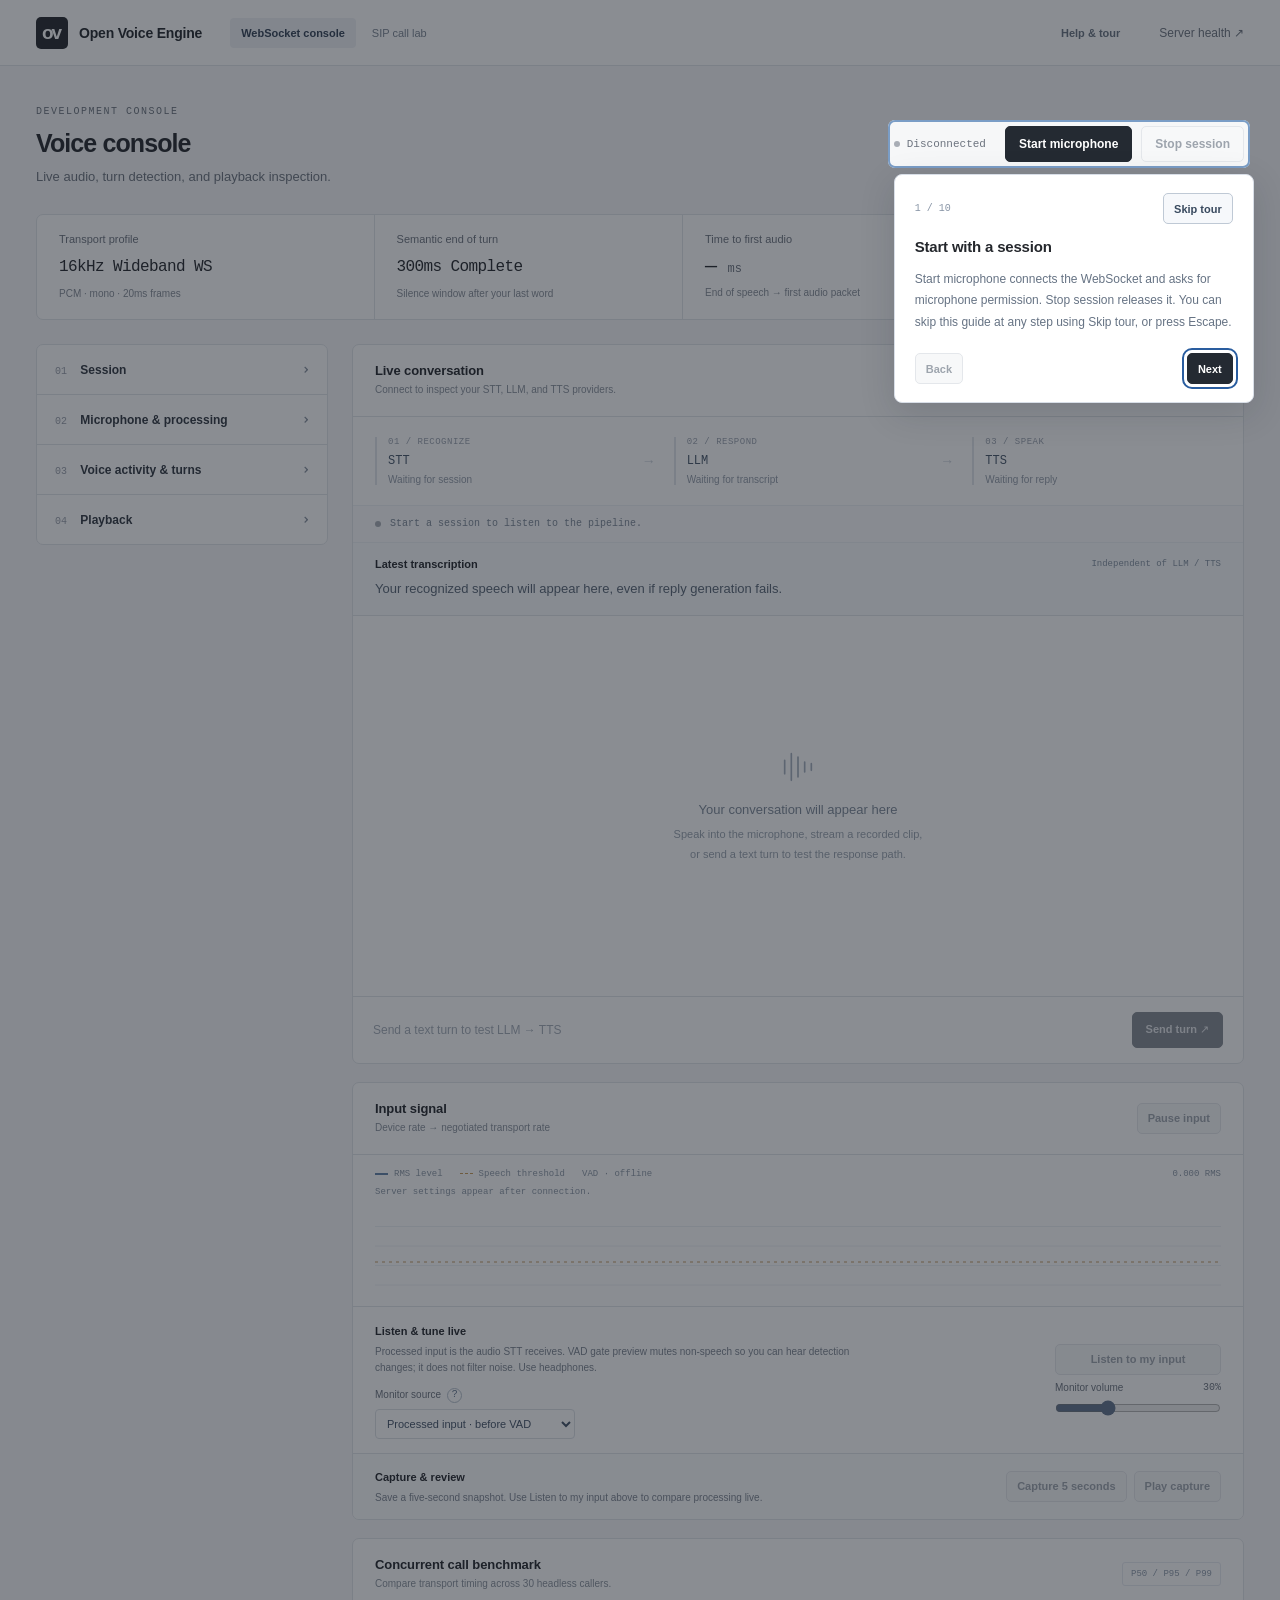
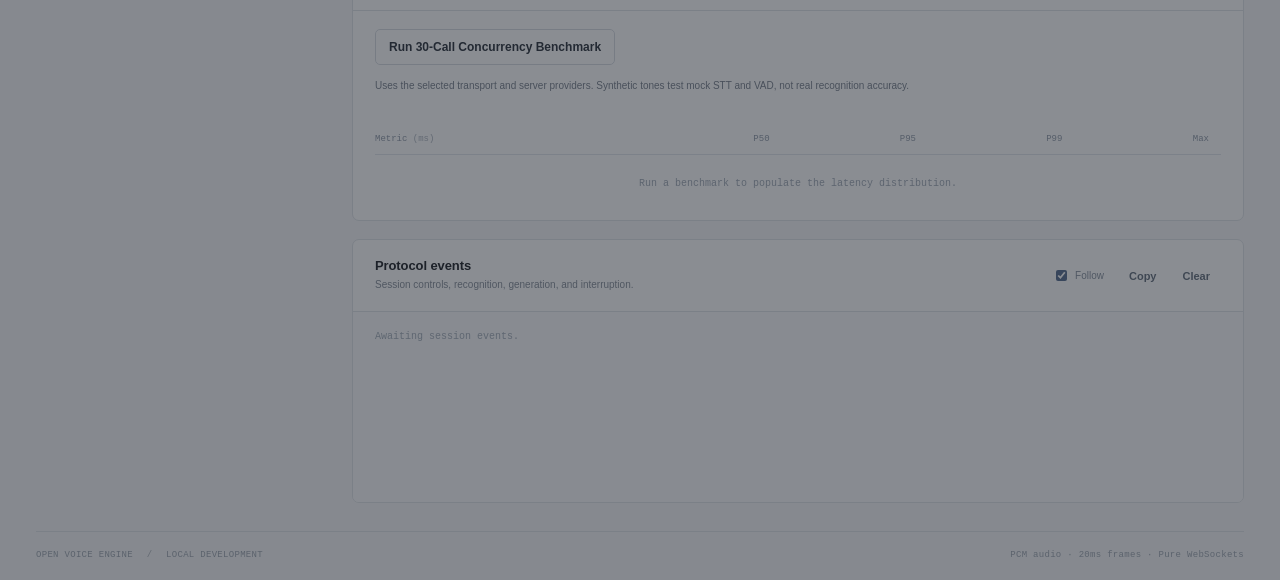
<file: static/index.html>
<!doctype html>
<html lang="en">
<head>
<meta charset="utf-8">
<meta name="viewport" content="width=device-width,initial-scale=1">
<meta name="color-scheme" content="light">
<title>Voice Console · Open Voice Engine</title>
<link rel="stylesheet" href="/static/console.css">
</head>
<body>
<header class="topbar">
  <a class="brand" href="/" aria-label="Open Voice Engine home"><span class="brand-mark">ov</span><span>Open Voice Engine</span></a>
  <nav class="lab-navigation" aria-label="Audio labs"><a href="/" aria-current="page">WebSocket console</a><a href="/call-lab">SIP call lab</a></nav>
  <button class="button subtle compact" id="helpTour">Help &amp; tour</button><a class="utility-link" href="/health" target="_blank" rel="noopener">Server health <span aria-hidden="true">↗</span></a>
</header>
<main class="workspace">
  <div class="page-heading">
    <div><span class="eyebrow">DEVELOPMENT CONSOLE</span><h1>Voice console</h1><p>Live audio, turn detection, and playback inspection.</p></div>
    <div class="session-actions"><span class="connection-state" id="connection"><i></i><span id="connectionText">Disconnected</span></span><a class="button settings-link" href="#audio-settings">Audio settings</a><button class="button primary" id="start">Start microphone</button><button class="button" id="stop" disabled>Stop session</button></div>
  </div>
  <div class="notice" id="notice" role="alert" hidden></div>
  <section class="metrics" aria-label="Live telemetry">
    <div class="metric"><span>Transport profile</span><strong id="profile">16kHz Wideband WS</strong><small id="profileDetail">PCM · mono · 20ms frames</small></div>
    <div class="metric"><span>Semantic end of turn</span><strong id="eot">300ms Complete</strong><small>Silence window after your last word</small></div>
    <div class="metric"><span>Time to first audio</span><strong id="ttfa">— <em>ms</em></strong><small>End of speech → first audio packet</small></div>
    <div class="metric"><span>Barge-in cancellation</span><strong id="cancel">— <em>ms</em></strong><small>Interruption gate → stream halt</small></div>
  </section>
  <div class="lab-layout">
    <aside class="settings" id="audio-settings" aria-label="Session and audio settings">
      <details class="settings-group" id="sessionSettings">
        <summary><span><b>01</b> Session</span><span class="chevron">⌄</span></summary>
        <div class="settings-body">
          <label class="field-label" for="mode">Simulation profile</label>
          <select id="mode"><option value="wideband">Wideband · 16kHz WebSocket</option><option value="telephony">Phone call · 8kHz WebSocket</option></select>
          <label class="field-label" for="responseMode">Session behavior</label><select id="responseMode"><option value="conversation">Conversation · STT → LLM → TTS</option><option value="transcription">Transcription only · no LLM or TTS calls</option></select><p class="help" id="responseHelp">Transcripts appear independently of reply generation, including when a provider fails.</p>
          <p class="help" id="modeHelp">Full-spectrum audio. 320 samples in each 20ms packet.</p>
          <label class="field-label" for="codec">Wire encoding</label>
          <select id="codec" disabled><option value="pcm_s16le">Linear PCM · signed 16-bit</option><option value="mulaw">G.711 μ-law · 8-bit</option></select>
          <label class="field-label" for="inputSource">Audio source</label>
          <select id="inputSource"><option value="microphone">Live microphone</option><option value="file">Audio file · repeatable test</option></select>
          <div id="fileControls" hidden><label class="file-picker" for="audioFile">Choose an audio file<input id="audioFile" type="file" accept="audio/*"></label><p class="help" id="fileInfo">WAV, MP3, or another format your browser can decode. Up to 25 seconds / 10MB.</p><button class="button full" id="streamFile" disabled>Stream file as caller audio</button></div>
          <label class="field-label" for="token">Session token <span class="optional">optional</span></label><input id="token" type="password" autocomplete="off" placeholder="Only if configured on the server">
          <p class="help">Your model API keys stay in the server’s .env file.</p>
        </div>
      </details>
      <details class="settings-group" id="microphoneSettings">
        <summary><span><b>02</b> Microphone &amp; processing</span><span class="chevron">⌄</span></summary>
        <div class="settings-body">
          <label class="field-label" for="capturePreset">Capture preset</label><select id="capturePreset"><option value="headset">Desktop / headset</option><option value="mobile">Mobile / speakerphone</option><option value="raw">Raw microphone / measurement</option><option value="custom">Custom processing</option></select>
          <p class="help" id="captureHelp">Echo cancellation and noise suppression, with automatic gain disabled for a consistent input level.</p>
          <label class="field-label" for="micDevice">Microphone device</label><select id="micDevice"><option value="">System default microphone</option></select>
          <div class="switch-row"><label for="echoCancellation">Echo cancellation<span>Reduces the agent’s speaker audio entering the microphone.</span></label><input id="echoCancellation" type="checkbox" role="switch" checked></div>
          <div class="switch-row"><label for="noiseSuppression">Noise suppression<span>Reduces steady background noise. It can alter quiet speech.</span></label><input id="noiseSuppression" type="checkbox" role="switch" checked></div>
          <div class="switch-row"><label for="autoGainControl">Automatic gain<span>Browser adjusts loudness. Useful on mobile; affects RMS tuning.</span></label><input id="autoGainControl" type="checkbox" role="switch"></div>
          <div class="range-heading"><label for="inputGain">Input gain</label><output id="inputGainValue">1.00×</output></div><input id="inputGain" type="range" min="0.25" max="3" step="0.05" value="1"><p class="help">Boosts or reduces audio before VAD. Too much gain also boosts noise and can clip speech.</p>
          <p class="device-info" id="deviceInfo">Actual device settings appear after microphone permission.</p>
          <p class="control-state" id="captureState" role="status">Processing switches apply live during a microphone session.</p>
          <button class="button compact full" id="retryCapture" hidden>Retry microphone</button>
        </div>
      </details>
      <details class="settings-group" id="vadSettings">
        <summary><span><b>03</b> Voice activity &amp; turns</span><span class="chevron">⌄</span></summary>
        <div class="settings-body">
          <label class="field-label" for="vadPreset">VAD environment</label><select id="vadPreset"><option value="server">Server defaults</option><option value="quiet">Quiet room / close microphone</option><option value="balanced">Balanced desktop</option><option value="mobile">Mobile / noisy room</option><option value="phone">Phone / PSTN acoustics</option><option value="custom">Custom tuning</option></select>
          <p class="help" id="vadHelp">Starts with the selected transport’s server configuration.</p>
          <div class="range-heading"><label for="speech">Speech threshold</label><output id="speechValue">0.020</output></div><input id="speech" type="range" min="0.002" max="0.15" step="0.001" value="0.020"><p class="help">Higher values ignore more background noise but can miss quiet speech. Lower values pick up softer voices and more noise.</p>
          <div class="range-heading"><label for="silence">Silence threshold</label><output id="silenceValue">0.015</output></div><input id="silence" type="range" min="0.001" max="0.14" step="0.001" value="0.015"><p class="help">Audio below this level counts as silence. Higher values end pauses sooner; lower values can keep breath or hum inside a turn.</p>
          <div class="range-heading"><label for="minSpeech">Min speech duration</label><output id="minSpeechValue">100ms</output></div><input id="minSpeech" type="range" min="20" max="1000" step="20" value="100"><p class="help">Speech must persist this long to start an utterance. Higher values reject clicks and short coughs; lower values react sooner.</p>
          <div class="range-heading"><label for="minSilence">Min silence duration</label><output id="minSilenceValue">300ms</output></div><input id="minSilence" type="range" min="100" max="1500" step="50" value="300"><p class="help">The base pause before a complete turn ends. Higher values allow thinking pauses but delay replies. Lower values can cut off a sentence.</p>
          <div class="switch-row"><label for="semanticEot">Semantic end of turn<span>Extends silence after unfinished phrases such as “and” or “because.”</span></label><input id="semanticEot" type="checkbox" role="switch" checked></div>
          <div class="range-heading"><label for="trailingSilence">Trailing-clause silence</label><output id="trailingSilenceValue">950ms</output></div><input id="trailingSilence" type="range" min="300" max="2500" step="50" value="950"><p class="help">Extra thinking time for incomplete clauses. The effective window never falls below your base silence duration.</p>
          <div class="range-heading"><label for="bargeSpeech">Barge-in speech duration</label><output id="bargeSpeechValue">320ms</output></div><input id="bargeSpeech" type="range" min="320" max="1200" step="20" value="320"><p class="help">Minimum voiced audio before interruption can be confirmed. Higher values resist accidental interruptions but react more slowly.</p>
          <div class="switch-row"><label for="backchannels">Ignore passive backchannels<span>“Yeah,” “okay,” “uh-huh,” “yep,” “right,” and “mhm” alone keep the agent speaking.</span></label><input id="backchannels" type="checkbox" role="switch" checked></div>
          <button class="button subtle full" id="resetVad">Reset VAD to server defaults</button><p class="help">Tune while connected. The speech/silence threshold pair stays valid automatically. Watch the live VAD badge, or choose VAD speech gate under Listen &amp; tune live to hear the result.</p><p id="vadState" class="control-state" role="status">Connect to apply settings live.</p>
        </div>
      </details>
      <details class="settings-group" id="playbackSettings">
        <summary><span><b>04</b> Playback</span><span class="chevron">⌄</span></summary>
        <div class="settings-body">
          <label class="field-label" for="playbackBuffer">Playback prebuffer</label><select id="playbackBuffer"><option value="0">Immediate · 0ms</option><option value="40" selected>Low latency · 40ms</option><option value="100">Stable playback · 100ms</option><option value="200">Mobile / uneven connection · 200ms</option></select><p class="help">Collects audio before playback starts. More buffer reduces gaps, with an equal delay before you hear the reply.</p>
          <label class="field-label" for="rateSim">Playback sample-rate assumption</label><select id="rateSim"><option value="auto">Auto · correct negotiated rate</option><option value="8000">Force 8,000Hz</option><option value="16000">Force 16,000Hz</option><option value="22050">Force 22,050Hz</option><option value="24000">Force 24,000Hz</option><option value="44100">Force 44,100Hz</option><option value="48000">Force 48,000Hz</option></select><p class="help">An educational playback experiment: a wrong assumed rate changes pitch and speed. It does not change the WebSocket profile.</p>
          <div class="range-heading"><label for="volume">Speaker volume</label><output id="volumeValue">80%</output></div><input id="volume" type="range" min="0" max="100" step="1" value="80">
          <div class="button-pair"><button class="button" id="pausePlayback" disabled>Pause agent</button><button class="button" id="flushPlayback" disabled>Flush playback</button></div><p class="help">Pause holds queued agent audio. Flush cancels generation and synchronizes history to the rendered prefix.</p>
          <div class="playback-readout"><span>Queued <b id="queuedAudio">0ms</b></span><span>Buffer gaps <b id="underruns">0</b></span></div>
        </div>
      </details>
    </aside>
    <div class="main-column">
      <section class="panel conversation-panel">
        <div class="panel-heading"><div><h2>Live conversation</h2><span class="section-note" id="providerInfo">Connect to inspect your STT, LLM, and TTS providers.</span></div><button class="button subtle compact" id="clearTranscript">Clear view</button></div>
        <div class="pipeline" aria-label="Pipeline progress">
          <div class="stage" id="stage-stt"><span class="stage-label">01 / RECOGNIZE</span><strong id="sttProvider">STT</strong><span id="sttState" class="stage-state">Waiting for session</span></div>
          <span class="stage-arrow" aria-hidden="true">→</span>
          <div class="stage" id="stage-llm"><span class="stage-label">02 / RESPOND</span><strong id="llmProvider">LLM</strong><span id="llmState" class="stage-state">Waiting for transcript</span></div>
          <span class="stage-arrow" aria-hidden="true">→</span>
          <div class="stage" id="stage-tts"><span class="stage-label">03 / SPEAK</span><strong id="ttsProvider">TTS</strong><span id="ttsState" class="stage-state">Waiting for reply</span></div>
        </div>
        <div class="activity-strip"><span class="activity-dot" id="activityDot"></span><span id="status" role="status" aria-live="polite">Start a session to listen to the pipeline.</span></div>
        <div class="recognition-readout" id="recognitionReadout"><div><strong>Latest transcription</strong><span id="recognitionState">Independent of LLM / TTS</span></div><p id="latestTranscript" role="status" aria-live="polite">Your recognized speech will appear here, even if reply generation fails.</p></div>
        <div id="transcript" class="transcript" role="log" aria-live="polite"><div id="transcriptEmpty" class="empty-state"><svg viewBox="0 0 48 48" fill="none" aria-hidden="true"><path d="M8 16v16m8-24v32m8-28v24m8-18v12m8-10v8" stroke="currentColor" stroke-width="2" stroke-linecap="round"/></svg><h3>Your conversation will appear here</h3><p>Speak into the microphone, stream a recorded clip,<br>or send a text turn to test the response path.</p></div></div>
        <form id="textForm" class="composer"><input id="text" aria-label="Text turn" placeholder="Send a text turn to test LLM → TTS"><button class="button primary" id="sendText" disabled>Send turn <span aria-hidden="true">↗</span></button></form>
      </section>
      <section class="panel signal-panel">
        <div class="panel-heading"><div><h2>Input signal</h2><span class="section-note" id="rateInfo">Device rate → negotiated transport rate</span></div><button class="button compact" id="pauseInput" disabled>Pause input</button></div>
        <div class="signal-legend"><span><i class="signal-key"></i> RMS level</span><span><i class="threshold-key"></i> Speech threshold</span><span id="liveVad" data-state="idle" role="status">VAD · offline</span><span class="signal-value" id="rmsValue">0.000 RMS</span></div>
        <p class="applied-vad" id="appliedVad">Server settings appear after connection.</p>
        <canvas id="waveform" height="84" aria-label="Live microphone RMS and VAD speech threshold"></canvas>
        <div class="monitor-controls" id="monitorControls"><div><strong>Listen &amp; tune live</strong><p class="help" id="monitorInfo">Processed input is the audio STT receives. VAD gate preview mutes non-speech so you can hear detection changes; it does not filter noise. Use headphones.</p><label class="monitor-source-label" for="monitorSource">Monitor source</label><select id="monitorSource"><option value="input">Processed input · before VAD</option><option value="vad">VAD speech gate · hear detection</option></select></div><div class="monitor-actions"><button class="button compact" id="monitorInput" aria-pressed="false" disabled>Listen to my input</button><label for="monitorVolume">Monitor volume <output id="monitorVolumeValue">30%</output></label><input id="monitorVolume" type="range" min="0" max="100" value="30" aria-label="Input monitor volume"></div></div>
        <div class="capture-footer"><div><strong>Capture &amp; review</strong><p class="help" id="clipInfo">Save a five-second snapshot. Use Listen to my input above to compare processing live.</p></div><div class="button-pair"><button class="button compact" id="recordClip" disabled>Capture 5 seconds</button><button class="button compact" id="playClip" disabled>Play capture</button></div></div>
      </section>
      <section class="panel">
        <div class="panel-heading"><div><h2>Concurrent call benchmark</h2><span class="section-note">Compare transport timing across 30 headless callers.</span></div><span class="tag">P50 / P95 / P99</span></div>
        <div class="benchmark-body"><button class="button" id="benchmark">Run 30-Call Concurrency Benchmark</button><p id="benchmarkStatus" class="help" role="status" aria-live="polite">Uses the selected transport and server providers. Synthetic tones test mock STT and VAD, not real recognition accuracy.</p>
        <div class="table-scroll"><table><thead><tr><th>Metric <span>(ms)</span></th><th>P50</th><th>P95</th><th>P99</th><th>Max</th></tr></thead><tbody id="results"><tr class="table-empty"><td colspan="5">Run a benchmark to populate the latency distribution.</td></tr></tbody></table></div></div>
      </section>
      <section class="panel events-panel">
        <div class="panel-heading"><div><h2>Protocol events</h2><span class="section-note">Session controls, recognition, generation, and interruption.</span></div><div class="event-actions"><label class="check-label"><input id="autoScroll" type="checkbox" checked> Follow</label><button class="button subtle compact" id="copyLog">Copy</button><button class="button subtle compact" id="clearLog">Clear</button></div></div>
        <pre id="log" tabindex="0" aria-label="WebSocket protocol log"><span class="log-empty">Awaiting session events.</span></pre>
      </section>
    </div>
  </div>
  <footer class="footer"><span>OPEN VOICE ENGINE <span class="divider">/</span> LOCAL DEVELOPMENT</span><span>PCM audio · 20ms frames · Pure WebSockets</span></footer>
</main>
<dialog id="tourDialog" aria-labelledby="tourTitle" aria-describedby="tourDescription"><div id="tourFocus" aria-hidden="true"></div><div id="tourCard"><div class="tour-heading"><span id="tourProgress"></span><button class="button compact" id="tourSkip">Skip tour</button></div><h2 id="tourTitle"></h2><p id="tourDescription"></p><div class="tour-actions"><button class="button compact" id="tourBack">Back</button><button class="button primary compact" id="tourNext">Next</button></div></div></dialog>
<script src="/static/console.js"></script>
<script src="/static/tour.js"></script>
</body>
</html>
</file>
<file: static/console.css>
:root{font-family:Inter,"Segoe UI",Arial,sans-serif;color:#24272c;background:#f6f7f8;font-synthesis:none;--muted:#6c737e;--border:#e1e4e8;--accent:#2a5d9f;--mono:"SFMono-Regular",Consolas,"Liberation Mono",monospace}
.lab-navigation{display:flex;gap:5px;align-items:center}.lab-navigation a{padding:9px 11px;border-radius:4px;color:#7b8592;text-decoration:none;font-size:11px;white-space:nowrap}.lab-navigation a:hover{background:#f5f6f8;color:#334155}.lab-navigation a[aria-current=page]{background:#eef1f5;color:#334155;font-weight:600}@media(max-width:900px){header.topbar{height:auto;min-height:66px;flex-wrap:wrap;padding-top:12px;padding-bottom:12px;gap:12px}.lab-navigation{order:3;flex-basis:100%;border-top:1px solid #edf0f3;padding-top:9px}.lab-navigation a{flex:1;text-align:center}.topbar #helpTour{margin-left:auto}}
*{box-sizing:border-box}body{margin:0}button,input,select{font:inherit}button,a,input,select,summary{-webkit-tap-highlight-color:transparent}button:focus-visible,a:focus-visible,input:focus-visible,select:focus-visible,summary:focus-visible,pre:focus-visible{outline:2px solid var(--accent);outline-offset:3px}[hidden]{display:none!important}
.topbar{height:66px;display:flex;align-items:center;gap:28px;padding:0 36px;border-bottom:1px solid var(--border);background:#fff}.brand{display:flex;align-items:center;gap:11px;text-decoration:none;color:#23272c;font-size:14px;font-weight:650;letter-spacing:-.2px}.brand-mark{display:grid;place-items:center;width:32px;height:32px;background:#24272c;color:#fff;border-radius:5px;font-size:19px;font-weight:650;letter-spacing:-2px;padding-right:2px}.topbar-note,.eyebrow{font:10px var(--mono);letter-spacing:1.5px;color:var(--muted)}.divider{margin:0 8px;color:#b1b6be}.utility-link{margin-left:auto;color:var(--muted);text-decoration:none;font-size:12px}.utility-link:hover{color:var(--accent)}
.workspace{max-width:1540px;margin:0 auto;padding:34px 36px 20px}.page-heading{display:flex;justify-content:space-between;gap:24px;align-items:center;margin-bottom:26px}.eyebrow{font-size:10px;color:#6c737e}h1{font-size:25px;line-height:1.25;font-weight:600;letter-spacing:-.9px;margin:10px 0 8px}.page-heading p{margin:0;font-size:13px;color:var(--muted);line-height:1.6}.session-actions{display:flex;align-items:center;gap:9px;flex-shrink:0}.connection-state{display:flex;align-items:center;gap:7px;font:11px var(--mono);margin-right:10px;color:var(--muted);white-space:nowrap}.connection-state i,.activity-dot{width:6px;height:6px;border-radius:50%;background:#a8adb5;flex-shrink:0}.connection-state[data-state=live] i{background:#258059}.connection-state[data-state=live]{color:#258059}.connection-state[data-state=connecting] i{background:#c1842e}
.button{border:1px solid #d9dde3;background:#fff;color:#303740;border-radius:5px;padding:10px 13px;font-size:12px;font-weight:550;cursor:pointer;white-space:nowrap;transition:background .12s,border-color .12s;min-height:36px}.button:hover:not(:disabled){background:#f5f6f8;border-color:#acb4bf}.button.primary{background:#242a32;border-color:#242a32;color:#fff}.button.primary:hover:not(:disabled){background:#3c444f;border-color:#3c444f}.button:disabled{color:#9da4ad;background:#f7f8f9;border-color:#e4e7eb;cursor:default}.button.primary:disabled{background:#858b93;color:#e5e7eb;border-color:#858b93}.button.subtle{background:transparent;border-color:transparent;color:#687380}.button.subtle:hover:not(:disabled){background:#eef1f5;border-color:transparent}.button.compact{padding:7px 10px;min-height:31px;font-size:11px}.button.full{width:100%}.button-pair{display:flex;gap:7px}.button-pair .button{flex:1}.notice{border:1px solid #e8c6c2;border-left:3px solid #b25044;background:#fff6f4;padding:12px 16px;font-size:12px;line-height:1.6;margin-bottom:18px;overflow-wrap:anywhere;color:#893e35}
.metrics{display:grid;grid-template-columns:1.2fr 1.1fr 1fr 1fr;border:1px solid var(--border);background:white;border-radius:7px;margin-bottom:24px;overflow:hidden}.metric{padding:18px 22px;min-width:0}.metric+.metric{border-left:1px solid var(--border)}.metric>span{display:block;color:var(--muted);font-size:11px;margin-bottom:10px}.metric strong{font:20px var(--mono);letter-spacing:-.8px;display:block;white-space:nowrap}.metric:first-child strong,.metric:nth-child(2) strong{font-size:16px;line-height:24px;letter-spacing:-.6px}.metric em{font-style:normal;font-size:12px;color:var(--muted);letter-spacing:0}.metric small{display:block;font-size:10px;color:#858c96;margin-top:7px;line-height:1.5}
.lab-layout{display:grid;grid-template-columns:292px minmax(0,1fr);gap:24px;align-items:start}.settings{border:1px solid var(--border);background:#fff;border-radius:7px;overflow:hidden}.settings-group+.settings-group{border-top:1px solid var(--border)}summary{list-style:none;cursor:pointer;display:flex;align-items:center;justify-content:space-between;padding:17px 18px;color:#303740;font-size:12px;font-weight:600;min-height:48px}summary::-webkit-details-marker{display:none}summary b{font:10px var(--mono);color:#989eaa;margin-right:10px}.chevron{color:#86909e;font-size:15px;line-height:1;transition:transform .15s}.settings-group:not([open]) .chevron{transform:rotate(-90deg)}.settings-body{padding:0 18px 20px}.field-label{display:block;font-size:11px;font-weight:550;margin-top:17px;margin-bottom:7px;color:#424a54}.settings-body>.field-label:first-child{margin-top:2px}.optional{float:right;color:#9299a3;font-weight:400}.settings select,.settings input[type=password]{width:100%;border:1px solid #dce0e5;border-radius:4px;background:#fff;padding:9px 10px;color:#3c4550;font-size:11px;min-height:35px}.settings select{padding-right:4px}.settings select:disabled{color:#9098a3;background:#f7f8f9}.help{color:#7c8490;font-size:11px;line-height:1.65;margin:7px 0 12px}.settings .help{font-size:10px;line-height:1.6;margin-bottom:15px}.settings-body>.help:last-child{margin-bottom:0}.range-heading{display:flex;justify-content:space-between;align-items:center;gap:12px;font-size:11px;margin-top:18px;margin-bottom:8px}.range-heading label{font-weight:550;color:#424a54}.range-heading output{font:10px var(--mono);color:#52627a}.settings input[type=range]{width:100%;height:14px;margin:0;accent-color:#61738c;cursor:pointer}.settings input[type=range]:disabled{opacity:.4}.switch-row{display:flex;align-items:flex-start;gap:14px;justify-content:space-between;padding:11px 0;border-top:1px solid #edf0f3;margin-top:6px}.switch-row label{font-size:11px;color:#424a54;font-weight:550;cursor:pointer}.switch-row label span{display:block;font-size:10px;color:#7c8490;font-weight:400;margin-top:4px;line-height:1.6}.switch-row input{appearance:none;min-width:28px;width:28px;height:16px;border-radius:20px;background:#cdd3db;position:relative;margin:2px 0;cursor:pointer;border:0;transition:background .15s}.switch-row input:after{content:"";position:absolute;top:3px;left:3px;width:10px;height:10px;border-radius:50%;background:#fff;transition:transform .15s}.switch-row input:checked{background:#536d90}.switch-row input:checked:after{transform:translateX(12px)}.device-info{font:9px/1.7 var(--mono);color:#7f8a98;padding:10px 11px;background:#f5f7fa;border-radius:4px;overflow-wrap:anywhere;margin:14px 0 0}.control-state{font:10px/1.5 var(--mono);color:#8c94a0;margin:8px 0 0}.control-state[data-state=applied]{color:#367451}.control-state[data-state=error]{color:#aa4940}.file-picker{display:block;margin-top:12px;border:1px dashed #c7ced8;border-radius:4px;padding:12px;font-size:11px;color:#55677d;cursor:pointer}.file-picker input{display:block;margin-top:9px;max-width:100%;font-size:10px}.playback-readout{display:flex;justify-content:space-between;border-top:1px solid #edf0f3;padding-top:12px;font:10px var(--mono);color:#8c94a0}.playback-readout b{font-weight:400;color:#4e5c6c;margin-left:6px}
.main-column{display:grid;gap:18px;min-width:0}.panel{background:#fff;border:1px solid var(--border);border-radius:7px;overflow:hidden}.panel-heading{display:flex;justify-content:space-between;align-items:center;gap:16px;padding:18px 22px;border-bottom:1px solid var(--border)}h2{font-size:13px;font-weight:600;letter-spacing:-.1px;margin:0 0 4px}.section-note{display:block;font-size:10px;color:#89919c;line-height:1.6}.pipeline{display:grid;grid-template-columns:1fr auto 1fr auto 1fr;align-items:center;padding:20px 22px;gap:18px}.stage{min-width:0;padding-left:11px;border-left:2px solid #e1e5eb}.stage[data-state=processing],.stage[data-state=streaming],.stage[data-state=capturing]{border-left-color:#6685ad}.stage[data-state=completed]{border-left-color:#6c9b81}.stage[data-state=failed]{border-left-color:#ba6c64}.stage-label{font:9px var(--mono);color:#98a0ad;letter-spacing:.5px;display:block;margin-bottom:7px}.stage strong{font:12px var(--mono);color:#465669;display:block;overflow-wrap:anywhere}.stage-state{font-size:10px;color:#929ba8;display:block;margin-top:6px}.stage[data-state=processing] .stage-state,.stage[data-state=streaming] .stage-state{color:#577ba9}.stage-arrow{font-size:14px;color:#c8cfd8}.activity-strip{display:flex;gap:9px;align-items:center;border-top:1px solid #edf0f4;border-bottom:1px solid #edf0f4;background:#fafbfc;padding:10px 22px;min-height:38px;font:10px/1.6 var(--mono);color:#7c8796}.activity-dot[data-state=active]{background:#567cac}.activity-dot[data-state=error]{background:#b45448}
.transcript{height:380px;overflow-y:auto;padding:20px 24px;scroll-behavior:smooth}.empty-state{display:flex;flex-direction:column;justify-content:center;align-items:center;height:100%;text-align:center;color:#98a2ae}.empty-state svg{width:40px;height:40px;color:#a4afbd;margin-bottom:15px}.empty-state h3{font-size:13px;font-weight:500;color:#7d8998;margin:0 0 8px}.empty-state p{font-size:11px;line-height:1.8;margin:0}.transcript-row{padding:14px 0;border-bottom:1px solid #eff1f4;max-width:100%;overflow-wrap:anywhere}.transcript-row:last-child{border:0}.message-meta{display:flex;gap:10px;align-items:center;margin-bottom:8px}.message-meta strong{font:10px var(--mono);letter-spacing:.3px;text-transform:uppercase;color:#8491a1}.transcript-row[data-role=agent] .message-meta strong{color:#4773a7}.message-meta time{font:9px var(--mono);color:#b0b7c1}.message-body{font-size:13px;line-height:1.85;color:#39434e;white-space:pre-wrap}.transcript-row[data-partial=true] .message-body{color:#8a95a3}.discarded{color:#b96359;text-decoration:line-through;text-decoration-thickness:1px}.interrupted{display:block;font:9px/1.7 var(--mono);color:#b16b61;margin-top:8px}.composer{display:flex;gap:12px;align-items:center;padding:15px 20px;border-top:1px solid var(--border)}.composer input{flex:1;min-width:0;font-size:12px;border:0;padding:9px 0;outline-offset:4px!important;background:none;color:#39434e}.composer input::placeholder{color:#a4acb7}.composer .button{font-size:11px}
.signal-legend{display:flex;align-items:center;gap:17px;padding:14px 22px 4px;font:9px var(--mono);color:#8b97a5}.signal-legend>span{display:flex;align-items:center;gap:6px}.signal-key{height:2px;width:13px;background:#6382a8}.threshold-key{height:0;width:13px;border-top:1px dashed #c69a59}.signal-value{margin-left:auto}#waveform{width:calc(100% - 44px);height:84px;display:block;margin:8px 22px 15px}.capture-footer{display:flex;justify-content:space-between;align-items:center;gap:20px;padding:13px 22px;border-top:1px solid var(--border);background:#fbfcfd}.capture-footer strong{font-size:11px;font-weight:550}.capture-footer .help{font-size:10px;margin:4px 0 0;line-height:1.7}.capture-footer .button-pair{flex-shrink:0}.tag{font:9px var(--mono);color:#8b98a9;border:1px solid #e6eaf0;border-radius:3px;padding:6px 8px;white-space:nowrap}.benchmark-body{padding:18px 22px 8px}.benchmark-body>.button{margin-bottom:2px}.benchmark-body>.help{max-width:720px;font-size:10px;margin-top:11px}.table-scroll{overflow-x:auto}table{width:100%;border-collapse:collapse;font:11px var(--mono);margin-top:18px;white-space:nowrap}th{text-align:right;color:#929caa;font-weight:400;font-size:9px;padding:10px 12px;border-bottom:1px solid #e3e7ed}th:first-child,td:first-child{text-align:left;padding-left:0}th:first-child span{color:#b0b7c1}td{text-align:right;padding:12px;border-bottom:1px solid #edf0f4;color:#586a80}td:first-child{font-family:inherit;color:#606e7d;font-size:10px}tr:last-child td{border:0}.table-empty td{text-align:center;color:#a3acb8;font:10px/1.7 var(--mono);padding:20px 0}
.event-actions{display:flex;align-items:center;gap:4px}.check-label{display:flex;align-items:center;gap:5px;font-size:10px;color:#8993a0;margin-right:10px;cursor:pointer}.check-label input{accent-color:#5a7192;width:11px;height:11px}#log{font:10px/1.85 var(--mono);color:#6a7c91;background:#fafbfc;padding:16px 22px;margin:0;height:190px;overflow:auto;white-space:pre-wrap;overflow-wrap:anywhere;tab-size:2}.log-empty{color:#a7b0bc}.footer{display:flex;justify-content:space-between;gap:20px;margin-top:28px;padding-top:18px;border-top:1px solid var(--border);font:9px var(--mono);letter-spacing:.3px;color:#a0a8b3}
@media(min-width:1100px){.settings{max-height:calc(100vh - 110px);position:sticky;top:24px;overflow-y:auto;scrollbar-width:thin;scrollbar-color:#d7dde5 transparent}}
@media(max-width:1150px){.workspace{padding:26px 24px 20px}.topbar{padding:0 24px}.page-heading{align-items:flex-start;flex-direction:column;gap:20px}.session-actions{width:100%}.connection-state{margin-right:auto}.lab-layout{gap:18px;grid-template-columns:270px minmax(0,1fr)}.metrics .metric{padding:16px}.metric strong{font-size:18px}.metric:first-child strong,.metric:nth-child(2) strong{font-size:14px}.pipeline{gap:10px;padding:18px}.panel-heading{padding:16px 18px}.capture-footer{flex-direction:column;align-items:flex-start;gap:12px}.capture-footer .button-pair{width:100%}}
@media(max-width:800px){.lab-layout{grid-template-columns:1fr}.settings{display:grid;grid-template-columns:1fr 1fr}.settings-group:nth-child(2){border-top:0;border-left:1px solid var(--border)}.settings-group:nth-child(4){border-left:1px solid var(--border)}.metrics{grid-template-columns:1fr 1fr}.metric:nth-child(3){border-left:0;border-top:1px solid var(--border)}.metric:nth-child(4){border-top:1px solid var(--border)}.main-column{grid-row:1}.topbar-note{display:none}.settings{order:2}.transcript{height:340px}.footer{font-size:8px}}
@media(max-width:480px){.workspace{padding:24px 14px 18px}.topbar{padding:0 16px;height:58px}.utility-link{font-size:10px}.brand{font-size:12px}h1{font-size:23px;max-width:310px;line-height:1.3}.page-heading p{font-size:12px}.session-actions{flex-wrap:wrap;gap:8px}.connection-state{width:100%;margin:0 0 4px}.session-actions .button{flex:1}.metric{padding:15px!important}.metric:first-child strong,.metric:nth-child(2) strong{font-size:13px}.metric small{font-size:9px}.metrics{margin-bottom:18px}.panel-heading{padding:15px 16px;gap:10px}.section-note{font-size:9px}.pipeline{padding:16px;gap:7px}.stage{padding-left:7px}.stage-label{font-size:8px;letter-spacing:0}.stage strong{font-size:10px}.stage-state{font-size:9px}.stage-arrow{font-size:10px}.activity-strip{padding:10px 16px;font-size:9px}.transcript{padding:12px 17px;height:320px}.composer{padding:12px 16px;gap:8px}.composer input{font-size:11px}.composer .button{padding:8px 10px}.signal-legend{padding:13px 16px 4px;gap:9px;font-size:8px}#waveform{width:calc(100% - 32px);margin-left:16px;margin-right:16px}.capture-footer{padding:13px 16px}.benchmark-body{padding:16px}.benchmark-body>.button{width:100%;white-space:normal;font-size:11px}.tag{font-size:8px}.events-panel .panel-heading{align-items:flex-start}.event-actions{flex-wrap:wrap;justify-content:flex-end}.check-label{margin-right:0}#log{padding:13px 16px;font-size:9px}.settings{grid-template-columns:1fr}.settings-group:nth-child(2){border-left:0;border-top:1px solid var(--border)}.settings-group:nth-child(4){border-left:0}.settings-body{padding-left:18px;padding-right:18px}.settings select,.settings input[type=password]{font-size:14px}.settings .help,.switch-row label span{font-size:11px}.field-label,.range-heading,.switch-row label{font-size:12px}.settings input[type=range]{height:22px}.footer{flex-direction:column;gap:8px}.notice{font-size:11px}}
@media(prefers-reduced-motion:reduce){*{transition:none!important;scroll-behavior:auto!important}}
:root .settings-link{display:none}#audio-settings{scroll-margin-top:20px}
@media(max-width:800px){:root .settings-link{display:inline-flex}}
#helpTour{margin-left:auto}.utility-link{margin-left:0}.recognition-readout{padding:14px 22px;background:#f8fafc;border-bottom:1px solid var(--border)}.recognition-readout>div{display:flex;justify-content:space-between;gap:12px;align-items:center}.recognition-readout strong{font-size:11px;font-weight:550}.recognition-readout span{font:9px/1.6 var(--mono);color:#8290a0}.recognition-readout p{font-size:13px;line-height:1.7;color:#586575;margin:7px 0 0;overflow-wrap:anywhere}.recognition-readout[data-state=final] p{color:#303e50}.response-error{display:block;color:#a15347;font-size:11px;line-height:1.7;margin-top:5px}.monitor-controls{display:flex;align-items:center;justify-content:space-between;gap:24px;padding:14px 22px;border-top:1px solid var(--border)}.monitor-controls strong{font-size:11px;font-weight:550}.monitor-controls .help{font-size:10px;max-width:490px;margin:5px 0 0}.monitor-actions{min-width:166px;display:grid;gap:7px;flex-shrink:0}.monitor-actions label{font-size:10px;color:var(--muted)}.monitor-actions output{float:right;font:10px var(--mono)}.monitor-actions input{width:100%;margin:0;accent-color:#61738c}.monitor-actions [aria-pressed=true]{background:#edf4f0;color:#36654b;border-color:#9bb8a7}
#tourDialog{width:100vw;height:100dvh;max-width:none;max-height:none;padding:0;margin:0;border:0;background:transparent;overflow:hidden;color:inherit}#tourDialog::backdrop{background:transparent}#tourFocus{position:fixed;pointer-events:none;border:2px solid #7a9dc6;border-radius:7px;box-shadow:0 0 0 9999px rgba(22,29,39,.5)}#tourCard{position:fixed;width:360px;max-width:calc(100vw - 24px);max-height:calc(100dvh - 24px);overflow:auto;background:#fff;border:1px solid #d8dee7;border-radius:8px;box-shadow:0 10px 35px #11182726;padding:18px 20px}.tour-heading{display:flex;align-items:center;justify-content:space-between;margin-bottom:12px}.tour-heading>span{font:10px var(--mono);color:#8794a5}#tourCard h2{font-size:15px;line-height:1.5;letter-spacing:-.2px}#tourDescription{font-size:12px;line-height:1.8;color:#667384;margin:10px 0 20px}.tour-actions{display:flex;justify-content:space-between;gap:12px}#tourSkip{font-size:10px;margin-right:-10px}
@media(max-width:800px){.monitor-controls{align-items:flex-start;flex-direction:column;gap:12px}.monitor-actions{grid-template-columns:1fr 1fr;width:100%;align-items:center;min-width:0}.monitor-actions input{grid-column:2;grid-row:2}.monitor-actions button{grid-row:1 / 3}.recognition-readout>div{align-items:flex-start;flex-direction:column;gap:3px}}
@media(max-width:480px){.monitor-controls,.recognition-readout{padding:14px 16px}#helpTour{font-size:10px;padding:7px}.topbar{gap:10px}.recognition-readout p{font-size:12px}}
.help-label{display:inline-flex;align-items:flex-start;gap:6px;min-width:0}.field-heading{display:flex;align-items:center;margin:17px 0 7px}.field-heading .field-label{margin:0}.settings-body>.field-heading:first-child{margin-top:2px}.range-heading .help-label{align-items:center}.switch-row .help-label{flex:1}.setting-help{display:inline-grid;place-items:center;flex:0 0 15px;width:15px;height:15px;min-width:15px;padding:0;border:1px solid #b6c0cc;border-radius:50%;background:#fff;color:#65778e;font:10px/1 var(--mono);cursor:help;margin-top:1px}.setting-help:hover,.setting-help:focus-visible{border-color:#547aa8;color:#315d91;background:#f2f6fb}#settingTooltip{position:fixed;z-index:50;max-width:min(280px,calc(100vw - 20px));max-height:calc(100dvh - 20px);overflow:auto;padding:12px 14px;border:1px solid #d2dbe5;border-radius:6px;background:#fff;box-shadow:0 5px 20px #22324720;font:11px/1.75 "Segoe UI",Arial,sans-serif;color:#435267}#tourSkip{font-size:11px;margin-right:0;color:#38495e;border-color:#bfc9d5;background:#f6f8fb}#tourSkip:hover{background:#eaf0f6}#retryCapture{margin-top:10px}
.signal-legend{flex-wrap:wrap}#liveVad{font-size:9px;color:#8b97a5}#liveVad[data-state=speech]{color:#367451}#liveVad[data-state=speech]:before{content:"";width:5px;height:5px;border-radius:50%;background:#367451}.applied-vad{font:9px/1.6 var(--mono);color:#8b97a5;margin:2px 22px 0}.monitor-source-label{display:block;font-size:10px;color:#6c737e;margin:10px 0 6px}#monitorSource{font:11px "Segoe UI",Arial,sans-serif;padding:7px;border:1px solid #dce0e5;border-radius:4px;color:#435267;background:#fff;max-width:100%}.monitor-controls .help-label{display:flex;align-items:center;margin-top:10px;margin-bottom:6px}.monitor-controls .help-label label{margin:0}@media(max-width:480px){.applied-vad{margin-left:16px;margin-right:16px}#liveVad{font-size:8px}}
</file>
